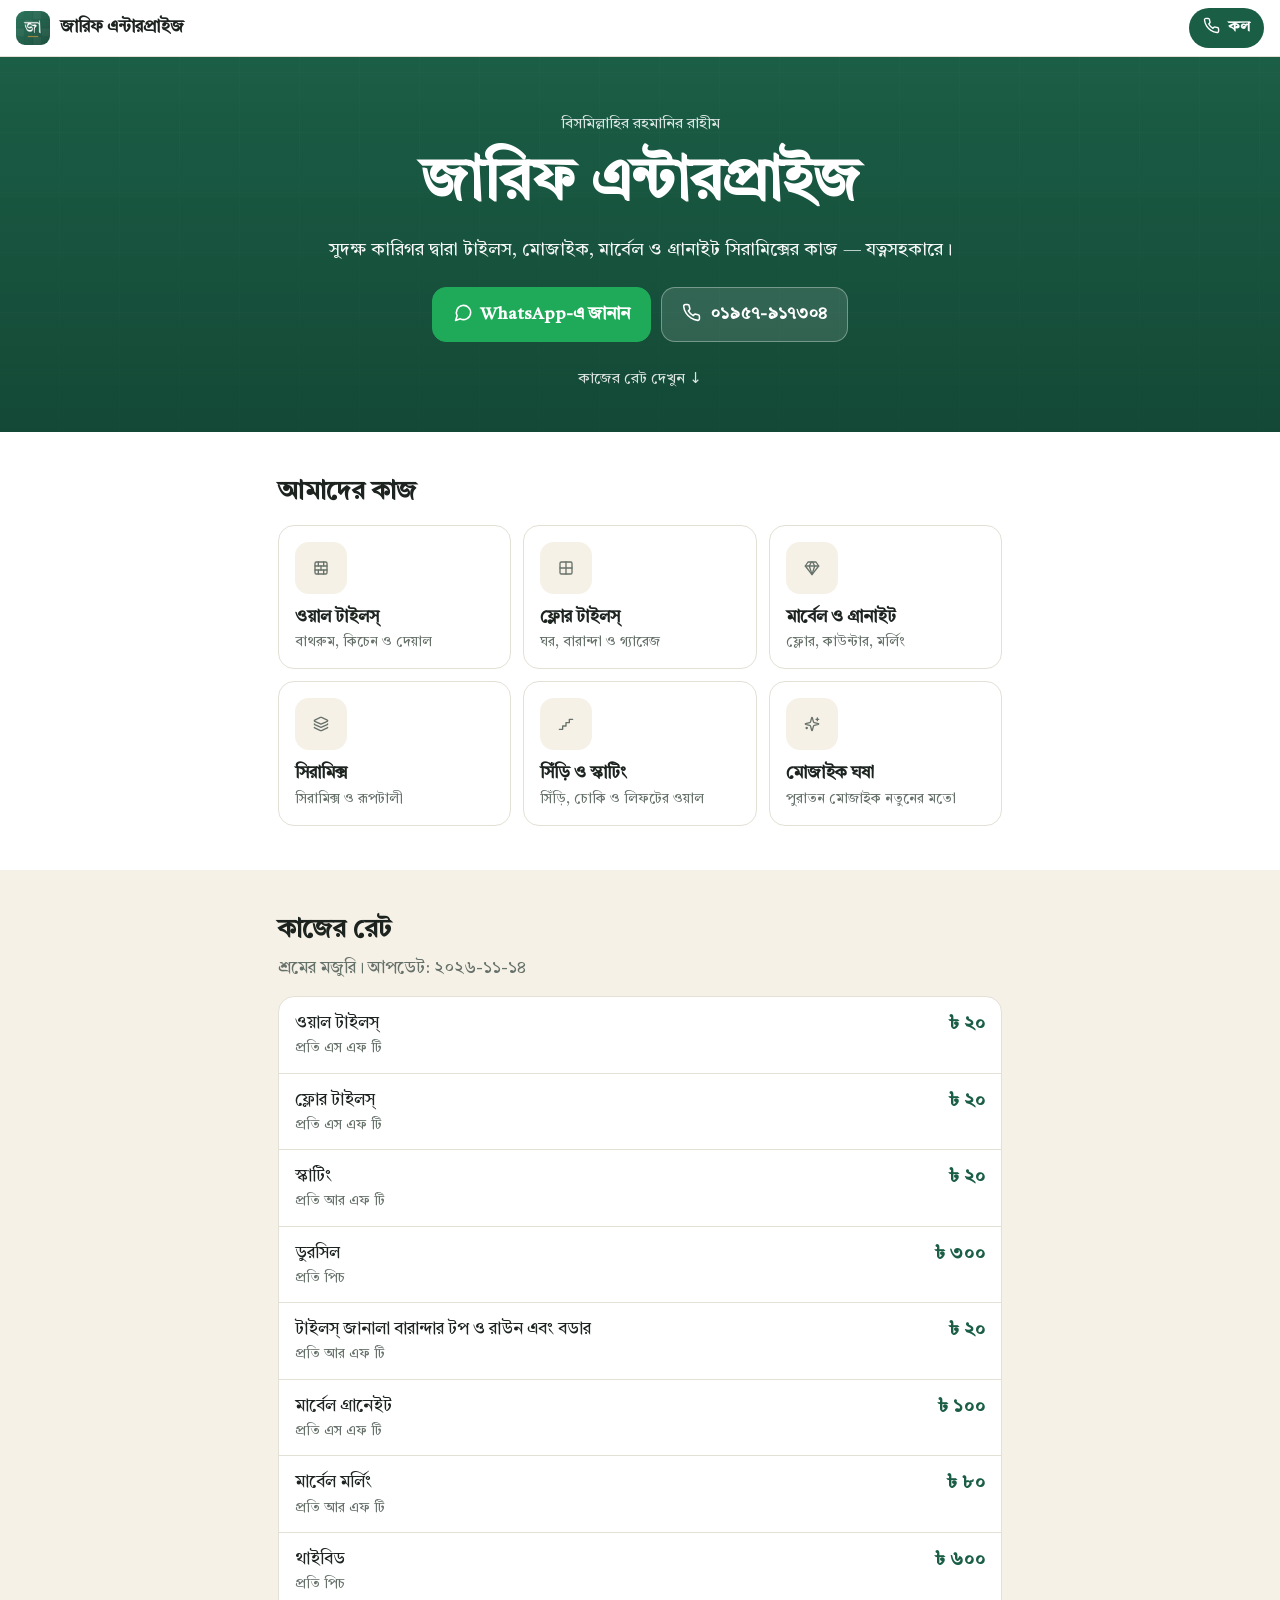
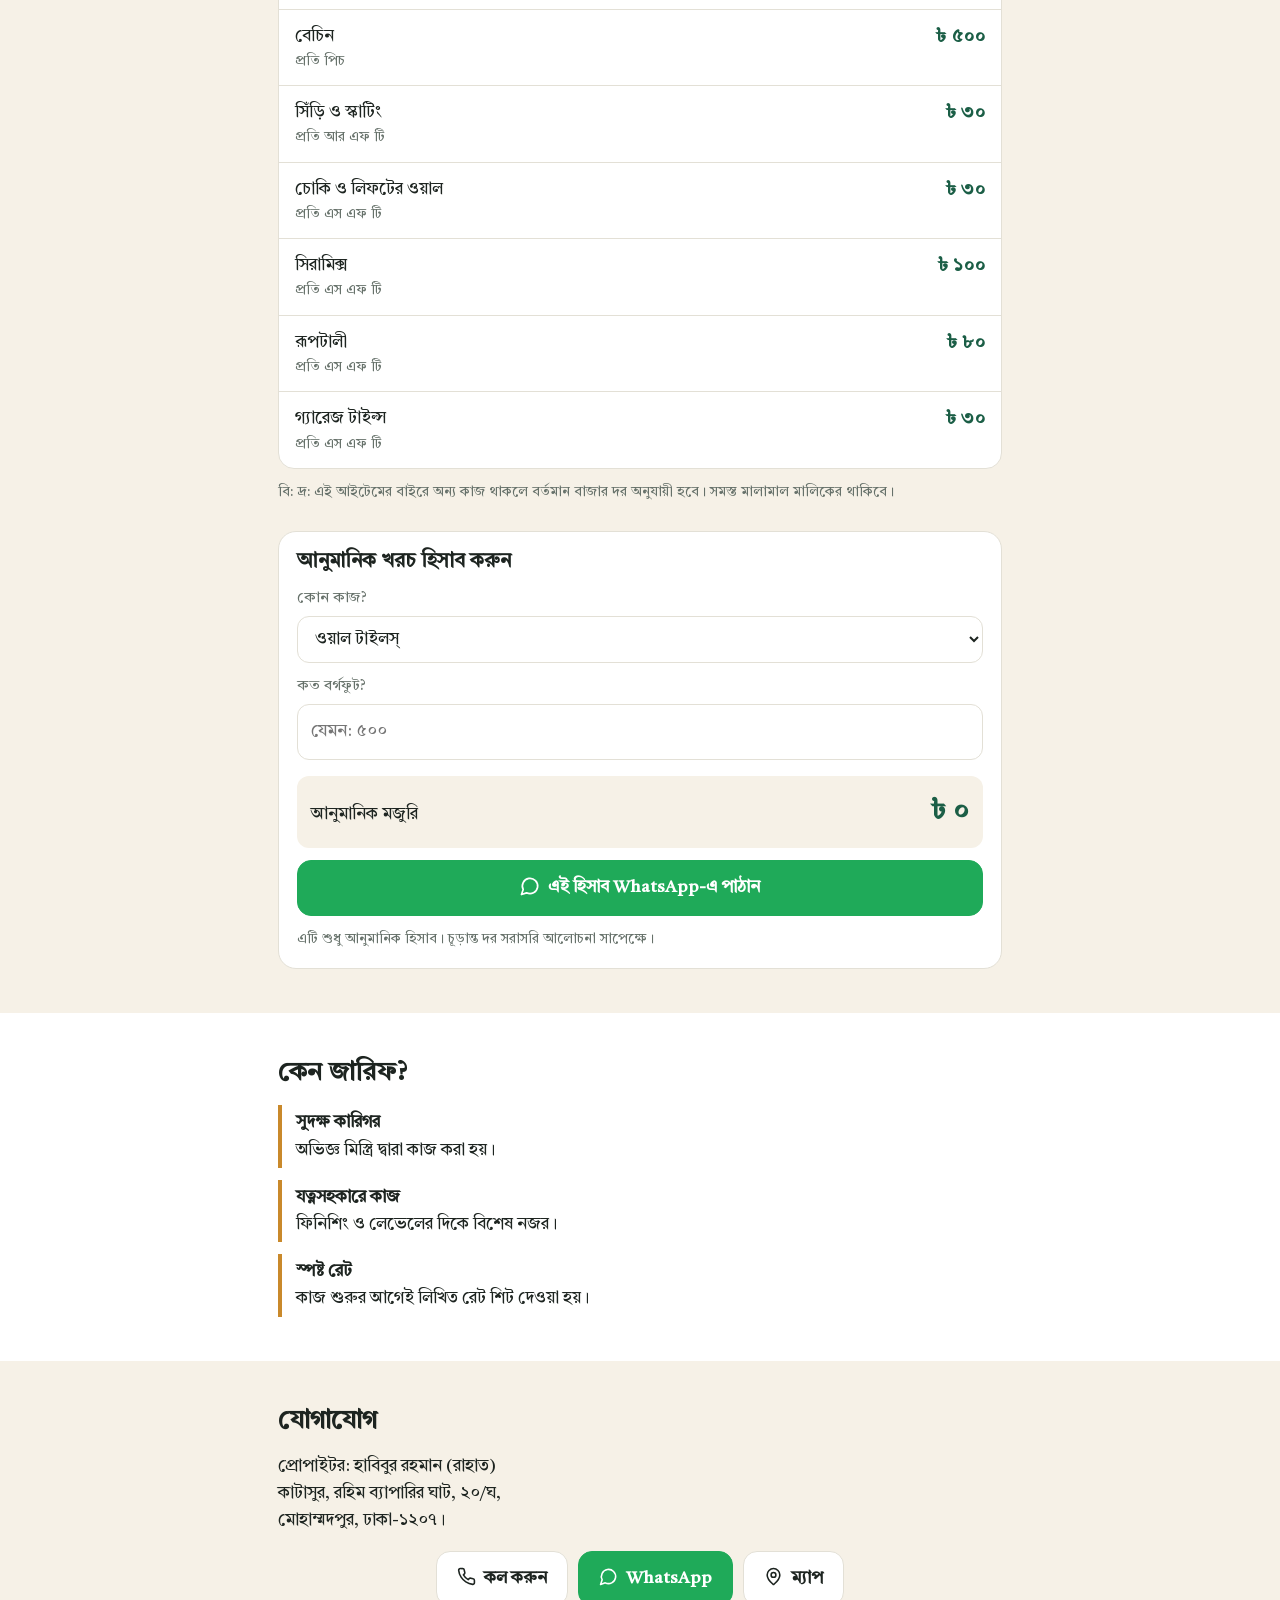
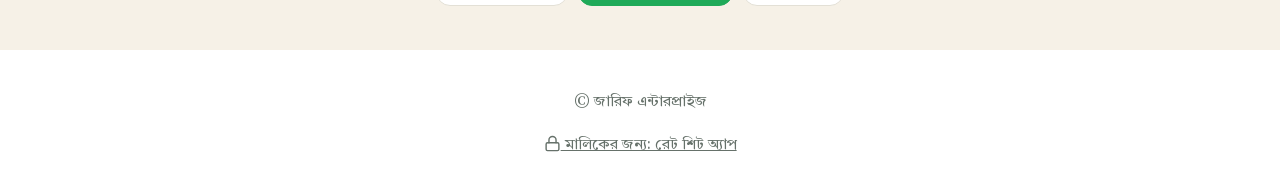
<file: index.html>
<!doctype html>
<html lang="bn">
<head>
<meta charset="utf-8">
<meta name="viewport" content="width=device-width, initial-scale=1, viewport-fit=cover">
<title>জারিফ এন্টারপ্রাইজ – টাইলস, মার্বেল ও মোজাইক কাজ</title>
<meta name="description" content="মোহাম্মদপুর, ঢাকা। সুদক্ষ কারিগর দ্বারা টাইলস, মোজাইক, মার্বেল, গ্রানাইট ও সিরামিক্সের কাজ যত্নসহকারে করা হয়। কাজের রেট দেখুন ও আনুমানিক খরচ হিসাব করুন।">
<meta name="color-scheme" content="light">
<meta name="theme-color" content="#1b5e46">
<meta property="og:title" content="জারিফ এন্টারপ্রাইজ">
<meta property="og:description" content="টাইলস, মোজাইক, মার্বেল ও গ্রানাইটের কাজ – রেট দেখুন, খরচ হিসাব করুন।">
<link rel="icon" href="icons/icon-192.png" type="image/png">
<link rel="apple-touch-icon" href="icons/icon-192.png">
<link rel="stylesheet" href="fonts/fonts.css">
<link rel="stylesheet" href="landing.css">
</head>
<body>
<header class="nav">
  <a class="logo" href="#top"><img src="icons/icon-192.png" alt="">জারিফ এন্টারপ্রাইজ</a>
  <a class="call-sm" href="tel:+8801957917304"><i class="i i-phone"></i> কল</a>
</header>

<section class="hero" id="top">
  <p class="bis">বিসমিল্লাহির রহমানির রাহীম</p>
  <h1>জারিফ এন্টারপ্রাইজ</h1>
  <p class="lead">সুদক্ষ কারিগর দ্বারা টাইলস, মোজাইক, মার্বেল ও গ্রানাইট সিরামিক্সের কাজ — যত্নসহকারে।</p>
  <div class="cta">
    <a class="btn wa" href="https://wa.me/8801957917304?text=%E0%A6%86%E0%A6%B8%E0%A6%B8%E0%A6%BE%E0%A6%B2%E0%A6%BE%E0%A6%AE%E0%A7%81%20%E0%A6%86%E0%A6%B2%E0%A6%BE%E0%A6%87%E0%A6%95%E0%A7%81%E0%A6%AE%2C%20%E0%A6%86%E0%A6%AE%E0%A6%BE%E0%A6%B0%20%E0%A6%95%E0%A6%BE%E0%A6%9C%E0%A7%87%E0%A6%B0%20%E0%A6%9C%E0%A6%A8%E0%A7%8D%E0%A6%AF%20%E0%A6%AF%E0%A7%8B%E0%A6%97%E0%A6%BE%E0%A6%AF%E0%A7%8B%E0%A6%97%20%E0%A6%95%E0%A6%B0%E0%A6%9B%E0%A6%BF%E0%A5%A4"><i class="i i-chat"></i> WhatsApp-এ জানান</a>
    <a class="btn" href="tel:+8801957917304"><i class="i i-phone"></i> ০১৯৫৭-৯১৭৩০৪</a>
  </div>
  <a class="down" href="#rates">কাজের রেট দেখুন ↓</a>
</section>

<section id="services">
  <h2>আমাদের কাজ</h2>
  <div class="grid">
    <div class="tile"><span class="ti"><i class="i i-brick"></i></span><b>ওয়াল টাইলস্</b><span>বাথরুম, কিচেন ও দেয়াল</span></div>
    <div class="tile"><span class="ti"><i class="i i-grid"></i></span><b>ফ্লোর টাইলস্</b><span>ঘর, বারান্দা ও গ্যারেজ</span></div>
    <div class="tile"><span class="ti"><i class="i i-gem"></i></span><b>মার্বেল ও গ্রানাইট</b><span>ফ্লোর, কাউন্টার, মর্লিং</span></div>
    <div class="tile"><span class="ti"><i class="i i-layers"></i></span><b>সিরামিক্স</b><span>সিরামিক্স ও রূপটালী</span></div>
    <div class="tile"><span class="ti"><i class="i i-stairs"></i></span><b>সিঁড়ি ও স্কাটিং</b><span>সিঁড়ি, চোকি ও লিফটের ওয়াল</span></div>
    <div class="tile"><span class="ti"><i class="i i-sparkles"></i></span><b>মোজাইক ঘষা</b><span>পুরাতন মোজাইক নতুনের মতো</span></div>
  </div>
</section>

<section id="rates" class="alt">
  <h2>কাজের রেট</h2>
  <p class="sub">শ্রমের মজুরি। আপডেট: <span id="upd">—</span></p>
  <div id="rateList" class="rates"><p class="sub">লোড হচ্ছে…</p></div>
  <p class="fine">বি: দ্র: এই আইটেমের বাইরে অন্য কাজ থাকলে বর্তমান বাজার দর অনুযায়ী হবে। সমস্ত মালামাল মালিকের থাকিবে।</p>

  <div class="calc">
    <h3>আনুমানিক খরচ হিসাব করুন</h3>
    <label>কোন কাজ?<select id="cWork"></select></label>
    <label><span id="cLbl">পরিমাণ</span><input id="cQty" inputmode="decimal" placeholder="যেমন: ৫০০"></label>
    <div class="total"><span>আনুমানিক মজুরি</span><b id="cTotal">৳ ০</b></div>
    <a id="cSend" class="btn wa wide" href="#"><i class="i i-chat"></i> এই হিসাব WhatsApp-এ পাঠান</a>
    <p class="fine">এটি শুধু আনুমানিক হিসাব। চূড়ান্ত দর সরাসরি আলোচনা সাপেক্ষে।</p>
  </div>
</section>

<section id="why">
  <h2>কেন জারিফ?</h2>
  <ul class="why">
    <li><b>সুদক্ষ কারিগর</b> অভিজ্ঞ মিস্ত্রি দ্বারা কাজ করা হয়।</li>
    <li><b>যত্নসহকারে কাজ</b> ফিনিশিং ও লেভেলের দিকে বিশেষ নজর।</li>
    <li><b>স্পষ্ট রেট</b> কাজ শুরুর আগেই লিখিত রেট শিট দেওয়া হয়।</li>
  </ul>
</section>

<section id="contact" class="alt">
  <h2>যোগাযোগ</h2>
  <p class="addr">প্রোপাইটর: হাবিবুর রহমান (রাহাত)<br>কাটাসুর, রহিম ব্যাপারির ঘাট, ২০/ঘ,<br>মোহাম্মদপুর, ঢাকা-১২০৭।</p>
  <div class="cta">
    <a class="btn" href="tel:+8801957917304"><i class="i i-phone"></i> কল করুন</a>
    <a class="btn wa" href="https://wa.me/8801957917304"><i class="i i-chat"></i> WhatsApp</a>
    <a class="btn" href="https://www.google.com/maps/search/?api=1&query=%E0%A6%95%E0%A6%BE%E0%A6%9F%E0%A6%BE%E0%A6%B8%E0%A7%81%E0%A6%B0+%E0%A6%AE%E0%A7%8B%E0%A6%B9%E0%A6%BE%E0%A6%AE%E0%A7%8D%E0%A6%AE%E0%A6%A6%E0%A6%AA%E0%A7%81%E0%A6%B0+%E0%A6%A2%E0%A6%BE%E0%A6%95%E0%A6%BE" target="_blank" rel="noopener"><i class="i i-pin"></i> ম্যাপ</a>
  </div>
</section>

<footer>
  <p>© জারিফ এন্টারপ্রাইজ</p>
  <a href="app/"><i class="i i-lock"></i> মালিকের জন্য: রেট শিট অ্যাপ</a>
</footer>
<script src="landing.js"></script>
</body>
</html>
</file>
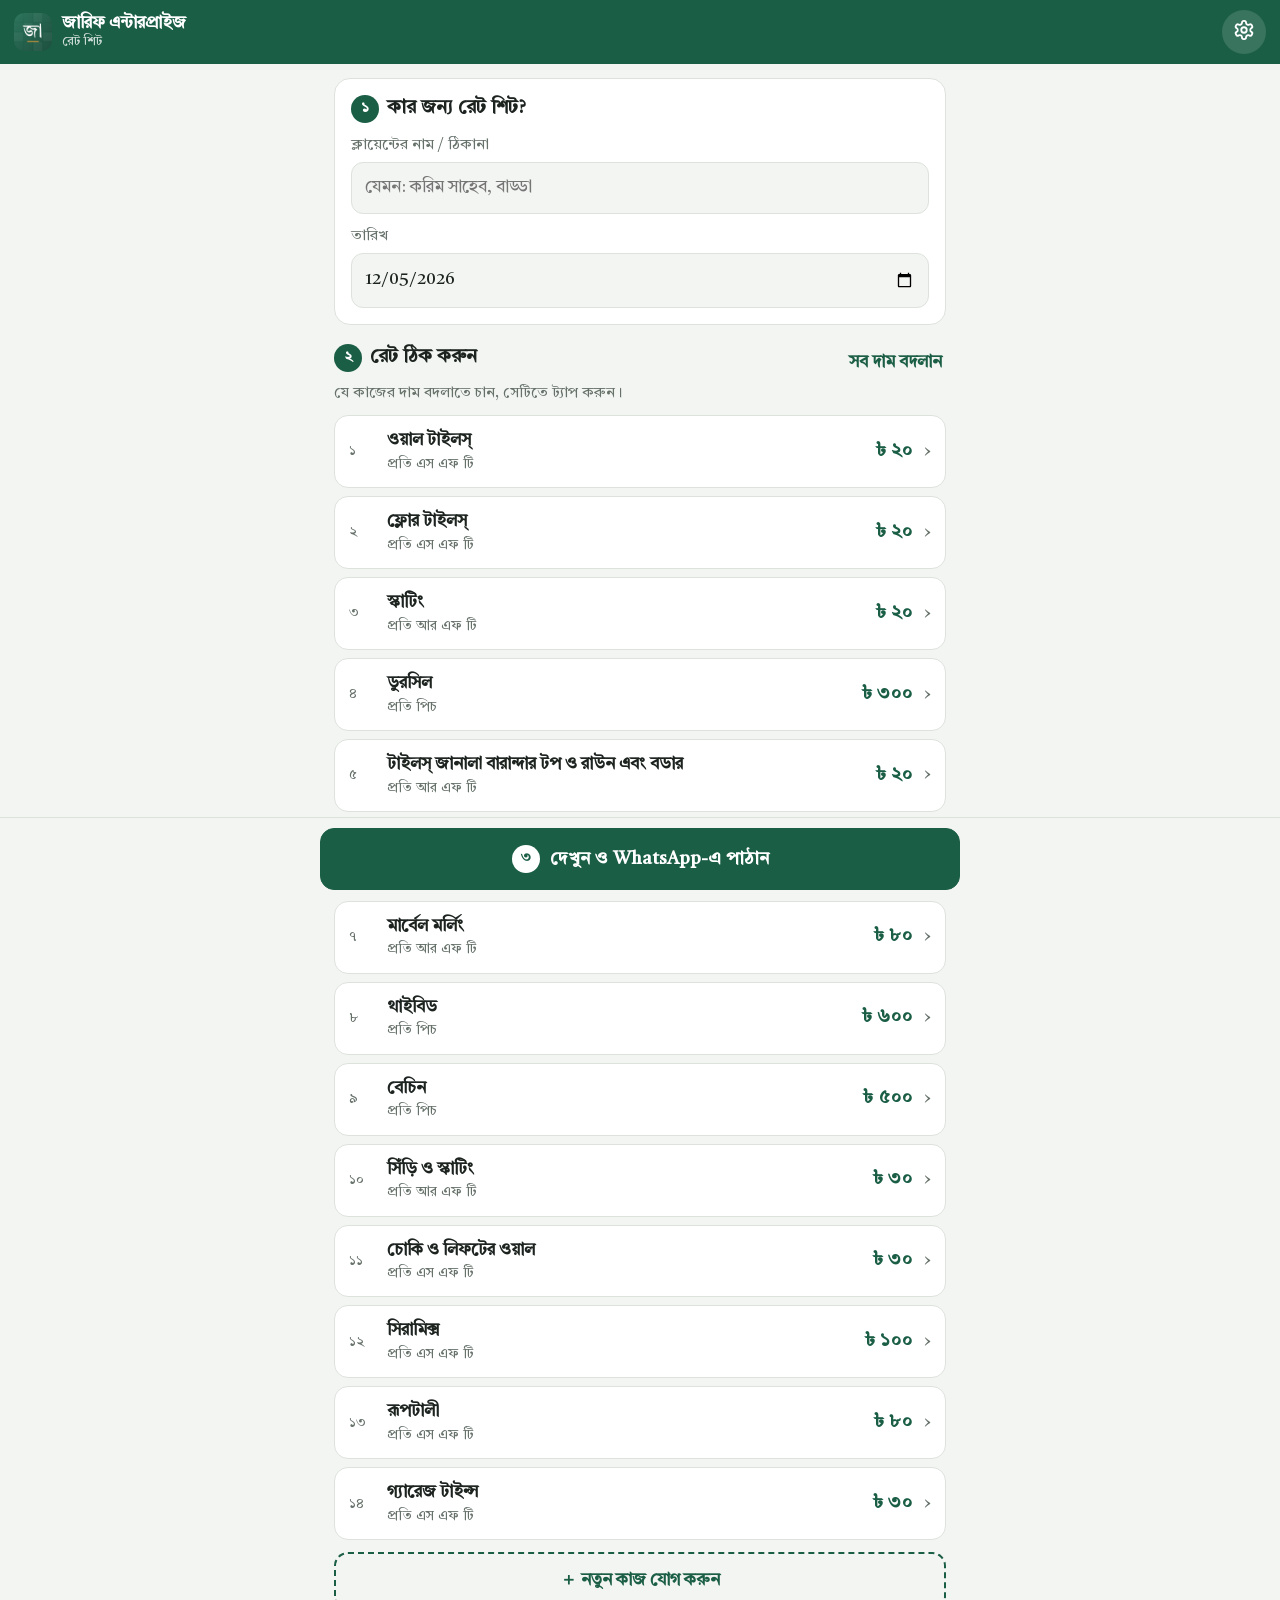
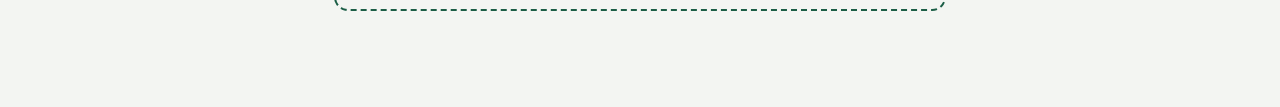
<file: app/index.html>
<!doctype html>
<html lang="bn">
<head>
<meta charset="utf-8">
<meta name="viewport" content="width=device-width, initial-scale=1, viewport-fit=cover">
<title>জারিফ রেট শিট</title>
<meta name="color-scheme" content="light">
<meta name="theme-color" content="#1b5e46">
<link rel="manifest" href="manifest.webmanifest">
<link rel="icon" href="../icons/icon-192.png" type="image/png">
<link rel="apple-touch-icon" href="../icons/icon-192.png">
<meta name="apple-mobile-web-app-capable" content="yes">
<meta name="mobile-web-app-capable" content="yes">
<link rel="stylesheet" href="../fonts/fonts.css">
<link rel="stylesheet" href="app.css">
</head>
<body>
<header class="appbar">
  <a class="brand" href="../" aria-label="ওয়েবসাইট">
    <img src="../icons/icon-192.png" alt="">
    <span><b>জারিফ এন্টারপ্রাইজ</b><small>রেট শিট</small></span>
  </a>
  <button id="menuBtn" class="round" aria-label="সেটিং"><i class="i i-settings"></i></button>
</header>

<main>
  <section class="card">
    <h2><span class="step">১</span> কার জন্য রেট শিট?</h2>
    <label>ক্লায়েন্টের নাম / ঠিকানা
      <input id="ref" placeholder="যেমন: করিম সাহেব, বাড্ডা" autocomplete="off">
    </label>
    <label>তারিখ
      <input id="date" type="date">
    </label>
  </section>

  <section>
    <div class="sec-head">
      <h2><span class="step">২</span> রেট ঠিক করুন</h2>
      <button id="bulkBtn" class="link">সব দাম বদলান</button>
    </div>
    <p class="hint">যে কাজের দাম বদলাতে চান, সেটিতে ট্যাপ করুন।</p>
    <div id="list"></div>
    <button id="addBtn" class="add">＋ নতুন কাজ যোগ করুন</button>
  </section>
</main>

<div class="actionbar">
  <button id="previewBtn" class="primary big"><span class="step light">৩</span> দেখুন ও WhatsApp-এ পাঠান</button>
</div>

<!-- Edit one item -->
<div class="sheet" id="sheetEdit" role="dialog" aria-modal="true">
  <div class="panel">
    <div class="grab"></div>
    <h3 id="editTitle">কাজ</h3>
    <label>কাজের নাম <input id="eName" placeholder="যেমন: ওয়াল টাইলস্"></label>
    <div class="lbl">কিসের হিসাবে?</div>
    <div class="chips" id="eUnits"></div>
    <div class="lbl">দাম (টাকা)</div>
    <div class="stepper">
      <button id="eMinus" class="round big" aria-label="কমান">−</button>
      <input id="ePrice" inputmode="decimal" placeholder="০">
      <button id="ePlus" class="round big" aria-label="বাড়ান">＋</button>
    </div>
    <button id="eSave" class="primary big">সেভ করুন</button>
    <div class="trio" id="eTools">
      <button id="eUp" class="ghost">↑ উপরে</button>
      <button id="eDown" class="ghost">↓ নিচে</button>
      <button id="eDel" class="ghost danger">মুছুন</button>
    </div>
    <button class="close ghost" data-close>বাতিল</button>
  </div>
</div>

<!-- Bulk change -->
<div class="sheet" id="sheetBulk" role="dialog" aria-modal="true">
  <div class="panel">
    <div class="grab"></div>
    <h3>সব দাম একসাথে বদলান</h3>
    <p class="hint">কত শতাংশ বাড়াতে বা কমাতে চান লিখুন। দাম ৫ টাকার কাছাকাছি করা হবে।</p>
    <label>শতাংশ (%) <input id="bPct" inputmode="decimal" placeholder="যেমন: ১০"></label>
    <div class="two">
      <button id="bUp" class="primary">বাড়ান ▲</button>
      <button id="bDown" class="primary dark">কমান ▼</button>
    </div>
    <button class="close ghost" data-close>বাতিল</button>
  </div>
</div>

<!-- Settings -->
<div class="sheet tall" id="sheetSet" role="dialog" aria-modal="true">
  <div class="panel">
    <div class="grab"></div>
    <h3>সেটিং</h3>
    <div id="installBox" class="note" hidden>
      <b>ফোনে অ্যাপ হিসেবে রাখুন</b>
      <p id="installText"></p>
      <button id="installBtn" class="primary" hidden>ইনস্টল করুন</button>
    </div>
    <h4>প্রতিষ্ঠানের তথ্য (শিটে ছাপা হবে)</h4>
    <label>বিসমিল্লাহ লাইন <input id="s-bismillah"></label>
    <label>প্রতিষ্ঠানের নাম <input id="s-title"></label>
    <label>প্রোপাইটর <input id="s-owner"></label>
    <label>বিবরণ <textarea id="s-tagline" rows="3"></textarea></label>
    <label>ঠিকানা <textarea id="s-address" rows="2"></textarea></label>
    <label>মোবাইল <input id="s-mobile" inputmode="tel"></label>
    <label>শিটের শিরোনাম <input id="s-heading"></label>
    <label>বি: দ্র: (নিচের নোট) <textarea id="s-note" rows="5"></textarea></label>
    <label>বাম স্বাক্ষর <input id="s-sigL"></label>
    <label>ডান স্বাক্ষর <input id="s-sigR"></label>
    <h4>ব্যাকআপ</h4>
    <p class="hint">ফোনের ডাটা মুছে গেলে রেট হারিয়ে যায়। মাঝেমধ্যে ব্যাকআপ রাখুন।</p>
    <div class="two">
      <button id="exportBtn" class="ghost">ব্যাকআপ সেভ</button>
      <button id="importBtn" class="ghost">ব্যাকআপ লোড</button>
    </div>
    <input type="file" id="importFile" accept="application/json" hidden>
    <button id="resetBtn" class="ghost danger wide">সব আগের অবস্থায় ফেরান</button>
    <button class="primary big" data-close>হয়েছে</button>
  </div>
</div>

<!-- Preview / send -->
<div class="screen" id="screenPrev">
  <div class="appbar">
    <button id="backBtn" class="link light">← ফিরে যান</button>
    <b>প্রিভিউ</b>
    <button id="saveBtn" class="link light"><i class="i i-download"></i> ছবি সেভ</button>
  </div>
  <div class="scroll"><div class="paper"><canvas id="canvas"></canvas></div></div>
  <div class="actionbar">
    <button id="shareBtn" class="primary big"><i class="i i-send"></i> WhatsApp-এ পাঠান</button>
  </div>
</div>

<div id="toast"><span id="toastMsg"></span><button id="toastAct" hidden></button></div>
<script src="app.js"></script>
</body>
</html>
</file>
<file: fonts/fonts.css>
/* Tiro Bangla (SIL OFL 1.1) – self-hosted so it works offline */
@font-face{font-family:"Tiro Bangla";font-style:normal;font-weight:400;font-display:swap;src:url(tiro-bangla-bengali.woff2) format("woff2");unicode-range: U+0951-0952, U+0964-0965, U+0980-09FE, U+1CD0, U+1CD2, U+1CD5-1CD6, U+1CD8, U+1CE1, U+1CEA, U+1CED, U+1CF2, U+1CF5-1CF7, U+200C-200D, U+20B9, U+25CC, U+A8F1, U+11DF0-11DF1;}
@font-face{font-family:"Tiro Bangla";font-style:normal;font-weight:400;font-display:swap;src:url(tiro-bangla-latin.woff2) format("woff2");unicode-range: U+0000-00FF, U+0131, U+0152-0153, U+02BB-02BC, U+02C6, U+02DA, U+02DC, U+0304, U+0308, U+0329, U+2000-206F, U+20AC, U+2122, U+2191, U+2193, U+2212, U+2215, U+FEFF, U+FFFD;}
</file>
<file: landing.css>
:root{color-scheme:light;--g:#1b5e46;--g2:#134735;--sand:#f6f1e7;--bg:#fff;--tx:#1d2420;--mut:#66716a;--line:#e3e0d6;--acc:#c9892b;--wa:#1faa59}
*{box-sizing:border-box}
html{scroll-behavior:smooth}
body{margin:0;font-family:"Tiro Bangla","Noto Sans Bengali","Kalpurush","SolaimanLipi","Bangla Sangam MN","Nirmala UI",system-ui,sans-serif;font-size:17px;line-height:1.6;background:var(--bg);color:var(--tx)}
a{color:inherit}
section{padding:44px 18px;max-width:760px;margin:auto}
section.alt{max-width:none;background:var(--sand)}
section.alt>*{max-width:724px;margin-left:auto;margin-right:auto}
h1,h2,h3{line-height:1.25;margin:0}
h2{font-size:26px;margin-bottom:16px}
.nav{position:sticky;top:0;z-index:10;display:flex;justify-content:space-between;align-items:center;padding:calc(8px + env(safe-area-inset-top)) 16px 8px;background:var(--bg);border-bottom:1px solid var(--line)}
.logo{display:flex;gap:10px;align-items:center;font-weight:700;text-decoration:none}
.logo img{width:34px;height:34px;border-radius:9px}
.call-sm{background:var(--g);color:#fff;text-decoration:none;padding:8px 14px;border-radius:999px;font-weight:600;font-size:15px}
.hero{max-width:none;text-align:center;color:#fff;padding:56px 20px 40px;
  background:
   linear-gradient(#1b5e46e6,#134735f2),
   repeating-linear-gradient(0deg,transparent 0 59px,#ffffff22 59px 60px),
   repeating-linear-gradient(90deg,transparent 0 59px,#ffffff22 59px 60px),#1b5e46}
.hero>*{max-width:640px;margin-left:auto;margin-right:auto}
.bis{opacity:.85;font-size:15px;margin:0 auto 10px}
.hero h1{font-size:clamp(38px,11vw,60px)}
.lead{font-size:18px;opacity:.95;margin:14px auto 22px}
.cta{display:flex;flex-wrap:wrap;gap:10px;justify-content:center}
.btn{display:inline-block;padding:13px 20px;border-radius:14px;background:#ffffff1f;border:1.5px solid #ffffff55;color:#fff;text-decoration:none;font-weight:600}
.alt .btn,#rates .btn,#contact .btn{color:var(--tx);border-color:var(--line);background:var(--bg)}
.btn.wa,.alt .btn.wa,#rates .btn.wa,#contact .btn.wa{background:var(--wa);border-color:var(--wa);color:#fff}
.btn.wide{display:block;text-align:center;margin-top:12px}
.down{display:inline-block;margin-top:26px;color:#fff;opacity:.85;text-decoration:none;font-size:15px}
.grid{display:grid;grid-template-columns:repeat(2,1fr);gap:12px}
@media(min-width:620px){.grid{grid-template-columns:repeat(3,1fr)}}
.tile{border:1px solid var(--line);border-radius:16px;padding:16px;display:flex;flex-direction:column;gap:2px;background:var(--bg)}
.ti{display:grid;place-items:center;width:52px;height:52px;border-radius:14px;background:var(--sand);color:var(--g);margin-bottom:8px;font-size:30px}
.tile span{color:var(--mut);font-size:14px;line-height:1.4}
.sub{color:var(--mut);margin:-8px 0 14px}
.rates{background:var(--bg);border:1px solid var(--line);border-radius:16px;overflow:hidden}
.r{display:flex;justify-content:space-between;gap:12px;padding:13px 16px;border-top:1px solid var(--line)}
.r:first-child{border-top:0}
.r small{display:block;color:var(--mut);font-size:14px}
.r b{color:var(--g);white-space:nowrap;font-size:19px}
.fine{color:var(--mut);font-size:14px;margin:12px 0 0}
.calc{margin-top:28px;background:var(--bg);border:1px solid var(--line);border-radius:18px;padding:18px}
.calc h3{font-size:20px;margin-bottom:6px}
.calc label{display:block;margin-top:12px;color:var(--mut);font-size:15px}
select,input{width:100%;font:inherit;font-size:17px;padding:13px;margin-top:5px;border:1.5px solid var(--line);border-radius:12px;background:var(--bg);color:var(--tx)}
.total{display:flex;justify-content:space-between;align-items:baseline;margin-top:16px;padding:14px;border-radius:12px;background:var(--sand)}
.total b{font-size:28px;color:var(--g)}
.why{list-style:none;padding:0;margin:0;display:grid;gap:12px}
.why li{border-left:4px solid var(--acc);padding:4px 0 4px 14px}
.why b{display:block}
.addr{margin:0 0 16px}
footer{text-align:center;padding:26px 18px calc(30px + env(safe-area-inset-bottom));color:var(--mut);font-size:15px}
footer a{display:inline-block;margin-top:4px;color:var(--mut)}

/* icons: Lucide (ISC) + Tabler (MIT), drawn as masks so they take the text colour */
.i{display:inline-block;width:1.15em;height:1.15em;vertical-align:-.2em;background:currentColor;-webkit-mask:var(--m) center/contain no-repeat;mask:var(--m) center/contain no-repeat}
.btn .i,.call-sm .i{margin-right:4px}
.i-phone{--m:url(icons/ui/phone.svg)}.i-chat{--m:url(icons/ui/message-circle.svg)}.i-pin{--m:url(icons/ui/map-pin.svg)}
.i-lock{--m:url(icons/ui/lock.svg)}.i-brick{--m:url(icons/ui/brick-wall.svg)}.i-grid{--m:url(icons/ui/grid-2x2.svg)}
.i-gem{--m:url(icons/ui/gem.svg)}.i-layers{--m:url(icons/ui/layers.svg)}.i-stairs{--m:url(icons/ui/stairs.svg)}
.i-sparkles{--m:url(icons/ui/sparkles.svg)}
</file>
<file: app/app.css>
:root{color-scheme:light;--g:#1b5e46;--g2:#134735;--bg:#f3f5f2;--card:#fff;--line:#dde2dc;--tx:#1d2420;--mut:#66716a;--red:#b3261e;--amber:#fff4d6}
*{box-sizing:border-box;-webkit-tap-highlight-color:transparent}
html,body{margin:0}
body{font-family:"Tiro Bangla","Noto Sans Bengali","Kalpurush","SolaimanLipi","Bangla Sangam MN","Nirmala UI",system-ui,sans-serif;font-size:17px;line-height:1.45;background:var(--bg);color:var(--tx);padding-bottom:calc(96px + env(safe-area-inset-bottom))}
body.lock{overflow:hidden}
button{font:inherit;cursor:pointer}
.appbar{position:sticky;top:0;z-index:5;display:flex;align-items:center;justify-content:space-between;background:var(--g);color:#fff;padding:calc(10px + env(safe-area-inset-top)) 14px 10px}
.brand{display:flex;gap:10px;align-items:center;color:#fff;text-decoration:none}
.brand img{width:38px;height:38px;border-radius:10px}
.brand span{display:flex;flex-direction:column;line-height:1.2}
.brand small{opacity:.8;font-size:13px}
.round{width:44px;height:44px;border-radius:50%;border:0;background:#ffffff22;color:inherit;font-size:20px}
.round.big{width:56px;height:56px;font-size:28px;background:var(--card);border:1.5px solid var(--line);color:var(--g)}
main{max-width:640px;margin:auto;padding:14px 14px 0}
h2{font-size:19px;margin:0 0 10px;display:flex;align-items:center;gap:8px}
h3{font-size:20px;margin:6px 0 12px}
h4{font-size:15px;color:var(--mut);margin:22px 0 6px}
.step{display:inline-grid;place-items:center;width:28px;height:28px;border-radius:50%;background:var(--g);color:#fff;font-size:15px;flex:none}
.step.light{background:#fff;color:var(--g)}
.card{background:var(--card);border:1px solid var(--line);border-radius:16px;padding:16px;margin-bottom:18px}
label,.lbl{display:block;font-size:15px;color:var(--mut);margin:12px 0 0}
input,textarea{width:100%;font:inherit;font-size:17px;color:var(--tx);background:var(--bg);border:1.5px solid var(--line);border-radius:12px;padding:13px;margin-top:5px}
input:focus,textarea:focus{outline:0;border-color:var(--g)}
.sec-head{display:flex;justify-content:space-between;align-items:center}
.hint{color:var(--mut);font-size:15px;margin:0 0 10px}
.link{background:none;border:0;color:var(--g);font-weight:600;padding:8px 4px}
.link.light{color:#fff}
.item{width:100%;display:flex;align-items:center;gap:12px;text-align:left;background:var(--card);color:var(--tx);border:1px solid var(--line);border-radius:14px;padding:13px 14px;margin-bottom:8px;min-height:64px}
.item:active{background:var(--bg)}
.item .no{color:var(--mut);width:26px;flex:none;font-size:14px}
.item .meta{flex:1;min-width:0;display:flex;flex-direction:column}
.item .meta b{font-weight:600;overflow-wrap:anywhere}
.item .meta small{color:var(--mut);font-size:14px}
.item .price{font-weight:700;font-size:19px;color:var(--g);white-space:nowrap}
.item .price.empty{color:var(--red);font-size:15px}
.item .chev{color:var(--mut);font-size:22px}
.add{width:100%;border:2px dashed var(--g);background:none;color:var(--g);border-radius:14px;padding:15px;font-weight:600;margin-top:4px}
.primary,.ghost{border-radius:14px;padding:14px 16px;border:1.5px solid var(--g);font-weight:600}
.primary{background:var(--g);color:#fff}
.primary.dark{background:var(--g2)}
.primary.big{width:100%;font-size:18px;padding:16px;display:flex;justify-content:center;align-items:center;gap:10px}
.ghost{background:var(--card);color:var(--tx);border-color:var(--line)}
.ghost.danger{color:var(--red)}
.wide{width:100%;margin-top:12px}
.two{display:grid;grid-template-columns:1fr 1fr;gap:10px;margin-top:12px}
.trio{display:grid;grid-template-columns:1fr 1fr 1fr;gap:8px;margin-top:10px}
.actionbar{position:fixed;left:0;right:0;bottom:0;z-index:6;padding:10px 14px calc(10px + env(safe-area-inset-bottom));background:var(--bg);border-top:1px solid var(--line)}
.actionbar>*{max-width:640px;margin-left:auto;margin-right:auto}
.actionbar.col .two{margin-top:8px}

/* bottom sheets */
.sheet{position:fixed;inset:0;z-index:20;background:#0007;display:none;align-items:flex-end}
.sheet.open{display:flex}
.sheet .panel{width:100%;max-width:640px;margin:auto auto 0;background:var(--card);border-radius:22px 22px 0 0;padding:8px 18px calc(18px + env(safe-area-inset-bottom));max-height:92vh;overflow:auto;animation:up .22s ease-out}
@keyframes up{from{transform:translateY(40px);opacity:.5}to{transform:none;opacity:1}}
.grab{width:44px;height:5px;border-radius:3px;background:var(--line);margin:4px auto 10px}
.panel .primary.big{margin-top:16px}
.close{width:100%;margin-top:10px;border-color:transparent}
.chips{display:flex;flex-wrap:wrap;gap:8px;margin-top:6px}
.chip{border:1.5px solid var(--line);background:var(--bg);color:var(--tx);border-radius:999px;padding:10px 16px}
.chip.on{background:var(--g);color:#fff;border-color:var(--g)}
.stepper{display:flex;gap:10px;align-items:center;margin-top:6px}
.stepper input{margin:0;text-align:center;font-size:28px;font-weight:700;padding:10px}
.note{background:var(--amber);border-radius:12px;padding:12px 14px;margin-bottom:8px}
.note p{margin:4px 0 8px;font-size:15px}

/* preview screen */
.screen{position:fixed;inset:0;z-index:30;background:var(--bg);display:none;flex-direction:column}
.screen.open{display:flex}
.screen .appbar{position:static}
.screen .actionbar{position:static;flex:none}
.screen .appbar b{flex:1;text-align:center}
.screen .link{white-space:nowrap}
.screen .scroll{flex:1;overflow:auto;padding:12px}
.paper{background:#fff;max-width:640px;margin:auto;border-radius:6px;box-shadow:0 2px 12px #0003;overflow:hidden}
canvas{width:100%;display:block}
#toast{position:fixed;left:50%;bottom:calc(110px + env(safe-area-inset-bottom));transform:translateX(-50%);background:#222;color:#fff;padding:12px 16px;border-radius:14px;opacity:0;pointer-events:none;transition:.25s;max-width:92%;z-index:50;display:flex;gap:14px;align-items:center}
#toast.show{opacity:1;pointer-events:auto}
#toast button{background:none;border:0;color:#8be0b4;font-weight:700;padding:0}

/* icons: Lucide (ISC), drawn as masks so they take the text colour */
.i{display:inline-block;width:1.2em;height:1.2em;vertical-align:-.2em;background:currentColor;-webkit-mask:var(--m) center/contain no-repeat;mask:var(--m) center/contain no-repeat}
.round .i{width:22px;height:22px}
.link .i,.primary .i{margin-right:2px}
.i-settings{--m:url(../icons/ui/settings.svg)}.i-send{--m:url(../icons/ui/send.svg)}.i-download{--m:url(../icons/ui/download.svg)}
</file>
